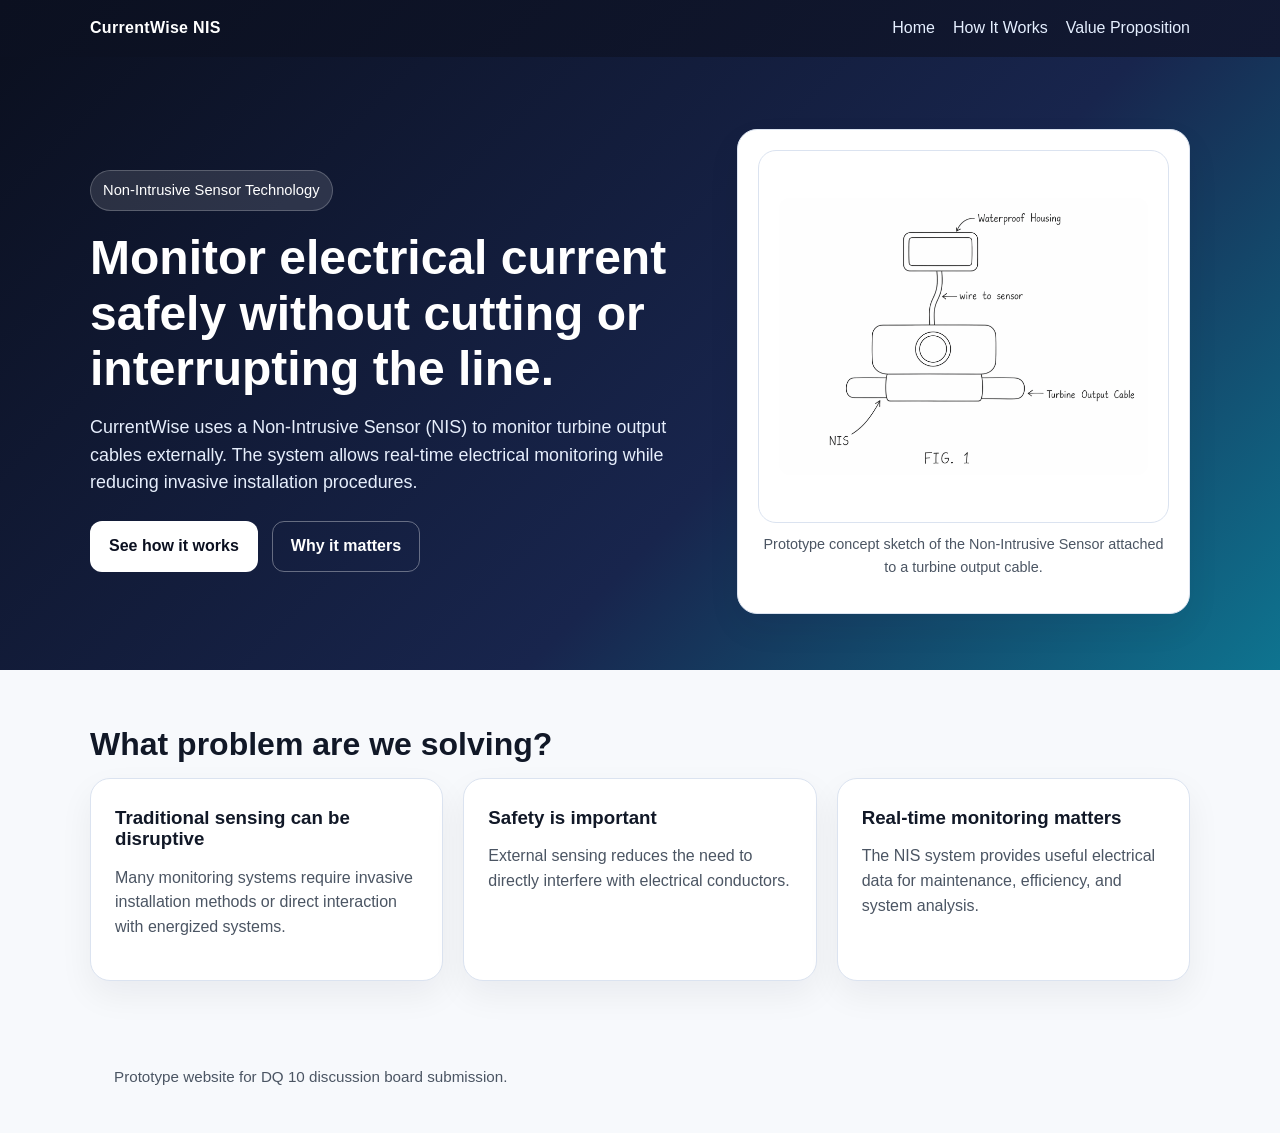
<file: index.html>
<!DOCTYPE html>
<html lang="en">
<head>
  <meta charset="UTF-8">
  <meta name="viewport" content="width=device-width, initial-scale=1.0">
  <title>CurrentWise NIS | Safer Electrical Monitoring</title>
  <link rel="stylesheet" href="styles.css">
</head>

<body>

<header class="topbar">
  <div class="nav">
    <div class="brand">CurrentWise NIS</div>

    <nav class="navlinks">
      <a href="index.html">Home</a>
      <a href="technology.html">How It Works</a>
      <a href="value.html">Value Proposition</a>
    </nav>
  </div>
</header>

<section class="hero">

  <div class="wrap hero-grid">

    <div>

      <span class="kicker">
        Non-Intrusive Sensor Technology
      </span>

      <h1>
        Monitor electrical current safely without cutting or interrupting the line.
      </h1>

      <p class="lead">
        CurrentWise uses a Non-Intrusive Sensor (NIS) to monitor turbine output cables externally.
        The system allows real-time electrical monitoring while reducing invasive installation procedures.
      </p>

      <div class="cta-row">
        <a class="btn btn-primary" href="technology.html">
          See how it works
        </a>

        <a class="btn btn-secondary" href="value.html">
          Why it matters
        </a>
      </div>

    </div>

    <div class="card hero-card">

      <div class="diagram" style="background:white; padding:20px;">

        <img
          src="fig1.png"
          alt="Prototype concept sketch"
          style="width:100%; height:auto; border-radius:12px;"
        >

      </div>

      <p style="font-size:0.9rem; color:#4b5563; margin-top:10px; text-align:center;">
        Prototype concept sketch of the Non-Intrusive Sensor attached to a turbine output cable.
      </p>

    </div>

  </div>

</section>

<section class="section">

  <div class="wrap">

    <h2>
      What problem are we solving?
    </h2>

    <div class="grid-3">

      <div class="card feature">
        <h3>Traditional sensing can be disruptive</h3>

        <p class="muted">
          Many monitoring systems require invasive installation methods or direct interaction with energized systems.
        </p>
      </div>

      <div class="card feature">
        <h3>Safety is important</h3>

        <p class="muted">
          External sensing reduces the need to directly interfere with electrical conductors.
        </p>
      </div>

      <div class="card feature">
        <h3>Real-time monitoring matters</h3>

        <p class="muted">
          The NIS system provides useful electrical data for maintenance, efficiency, and system analysis.
        </p>
      </div>

    </div>

  </div>

</section>

<footer class="footer wrap">
  Prototype website for DQ 10 discussion board submission.
</footer>

</body>
</html>
</file>
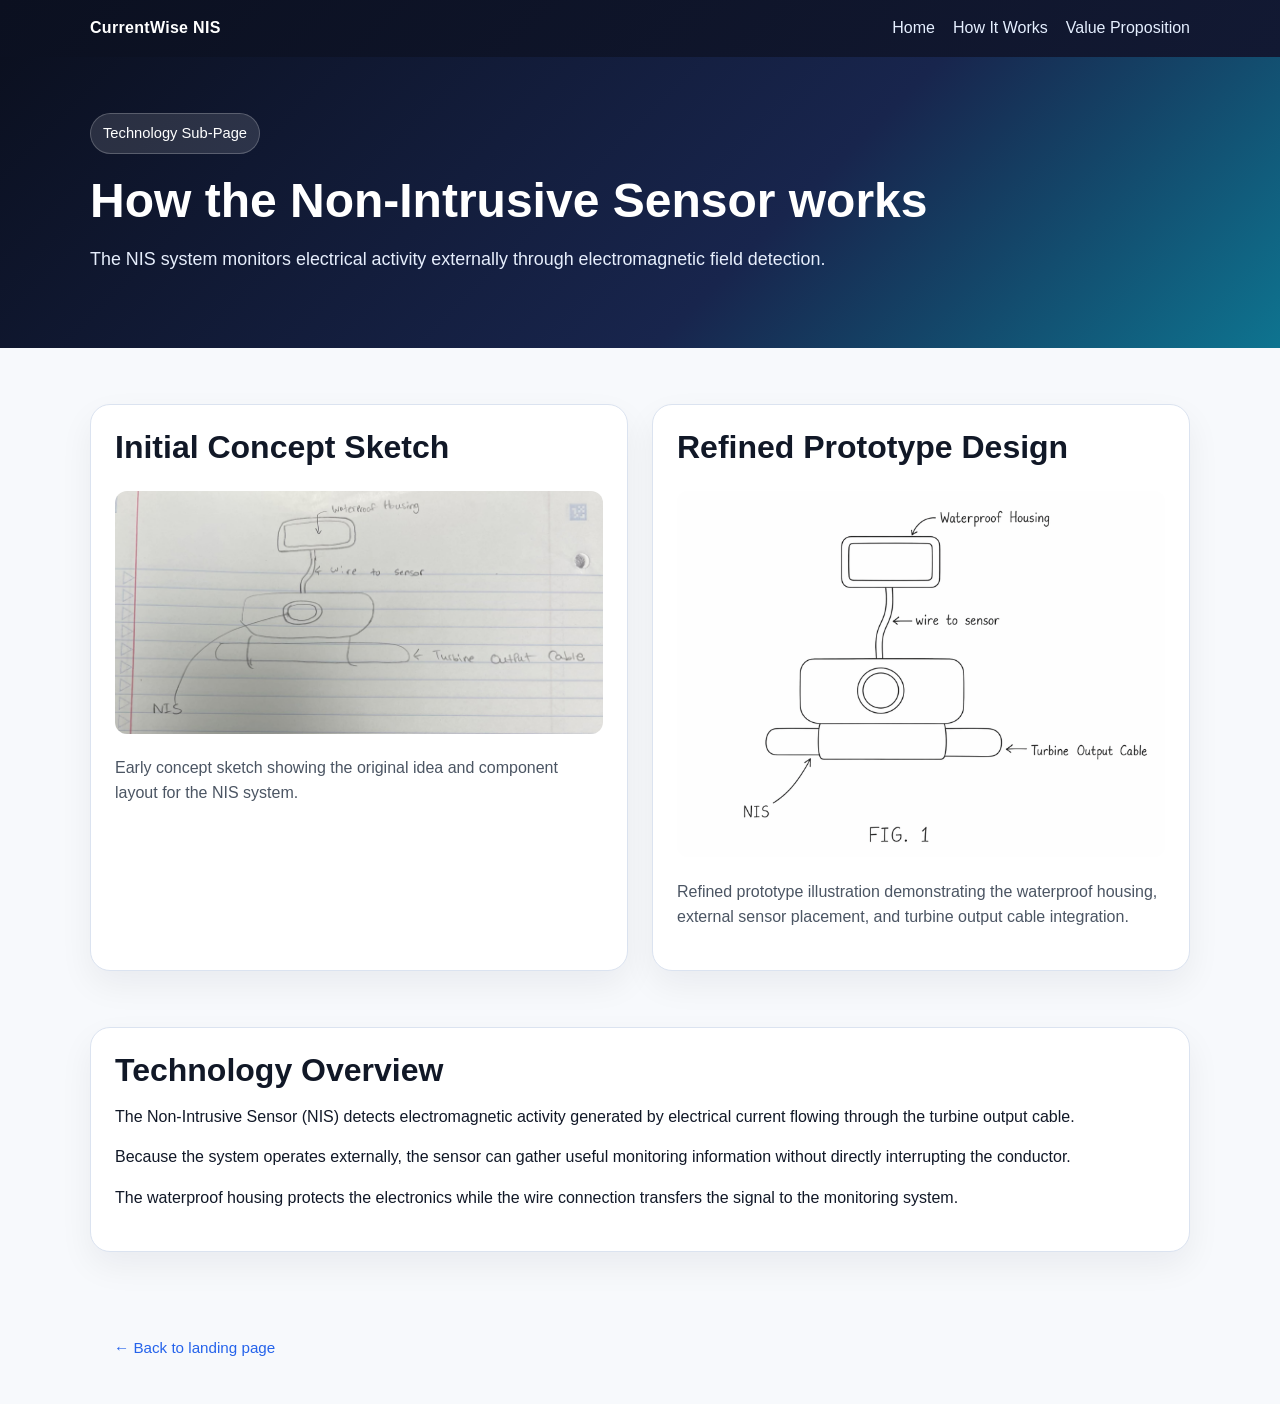
<file: technology.html>
<!DOCTYPE html>
<html lang="en">

<head>
  <meta charset="UTF-8">
  <meta name="viewport" content="width=device-width, initial-scale=1.0">
  <title>How It Works | CurrentWise NIS</title>

  <link rel="stylesheet" href="styles.css">
</head>

<body>

<header class="topbar">

  <div class="nav">

    <div class="brand">
      CurrentWise NIS
    </div>

    <nav class="navlinks">
      <a href="index.html">Home</a>
      <a href="technology.html">How It Works</a>
      <a href="value.html">Value Proposition</a>
    </nav>

  </div>

</header>

<section class="hero" style="padding:56px 24px;">

  <div class="wrap">

    <span class="kicker">
      Technology Sub-Page
    </span>

    <h1>
      How the Non-Intrusive Sensor works
    </h1>

    <p class="lead">
      The NIS system monitors electrical activity externally through electromagnetic field detection.
    </p>

  </div>

</section>

<section class="section">

  <div class="wrap grid-2">

    <div class="card feature">

      <h2>
        Initial Concept Sketch
      </h2>

      <img
        src="handdrawn.png"
        alt="Initial hand drawn sketch"
        style="width:100%; border-radius:12px; margin-top:10px;"
      >

      <p class="muted" style="margin-top:15px;">
        Early concept sketch showing the original idea and component layout for the NIS system.
      </p>

    </div>

    <div class="card feature">

      <h2>
        Refined Prototype Design
      </h2>

      <img
        src="fig1.png"
        alt="Refined prototype design"
        style="width:100%; border-radius:12px; margin-top:10px;"
      >

      <p class="muted" style="margin-top:15px;">
        Refined prototype illustration demonstrating the waterproof housing, external sensor placement, and turbine output cable integration.
      </p>

    </div>

  </div>

</section>

<section class="section" style="padding-top:0;">

  <div class="wrap card feature">

    <h2>
      Technology Overview
    </h2>

    <p>
      The Non-Intrusive Sensor (NIS) detects electromagnetic activity generated by electrical current flowing through the turbine output cable.
    </p>

    <p>
      Because the system operates externally, the sensor can gather useful monitoring information without directly interrupting the conductor.
    </p>

    <p>
      The waterproof housing protects the electronics while the wire connection transfers the signal to the monitoring system.
    </p>

  </div>

</section>

<footer class="footer wrap">
  <a href="index.html">← Back to landing page</a>
</footer>

</body>
</html>
</file>
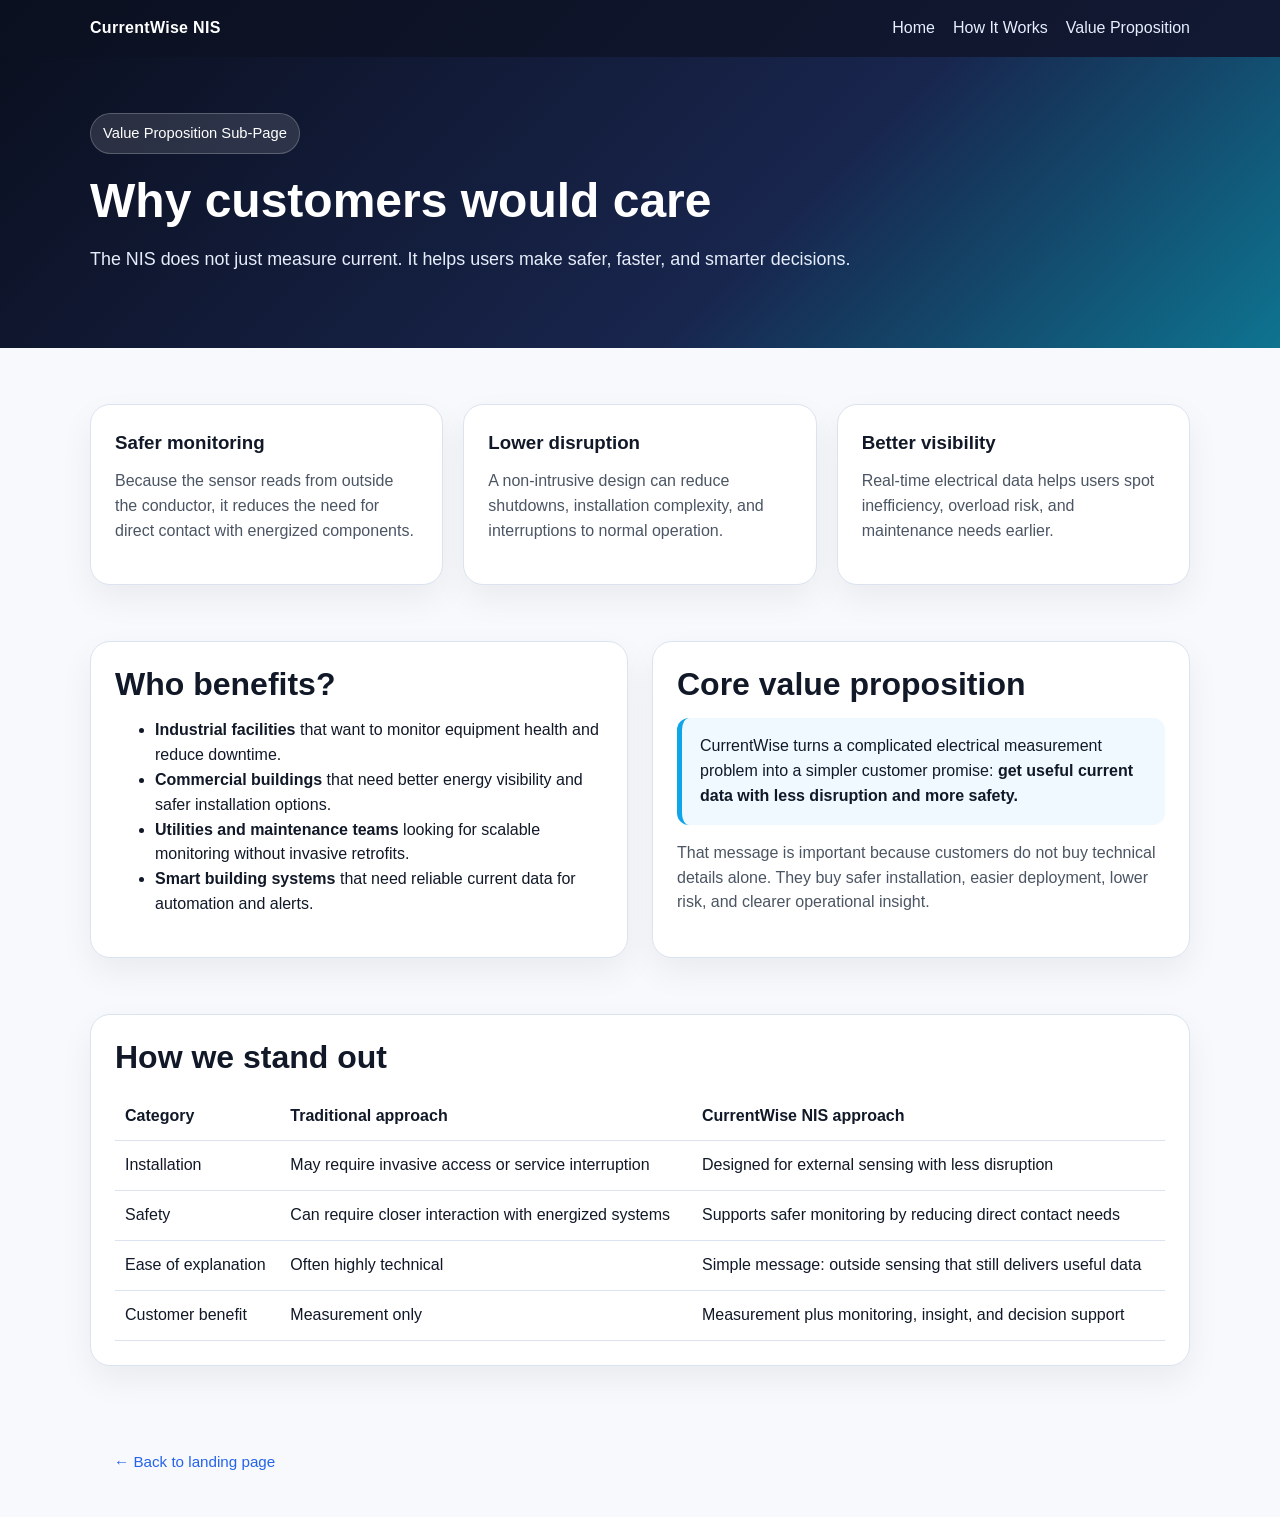
<file: value.html>
<!DOCTYPE html>
<html lang="en">
<head>
  <meta charset="UTF-8">
  <meta name="viewport" content="width=device-width, initial-scale=1.0">
  <title>Value Proposition | CurrentWise NIS</title>
  <link rel="stylesheet" href="styles.css">
</head>
<body>
  <header class="topbar">
    <div class="nav">
      <div class="brand">CurrentWise NIS</div>
      <nav class="navlinks">
        <a href="index.html">Home</a>
        <a href="technology.html">How It Works</a>
        <a href="value.html">Value Proposition</a>
      </nav>
    </div>
  </header>

  <section class="hero" style="padding:56px 24px;">
    <div class="wrap">
      <span class="kicker">Value Proposition Sub-Page</span>
      <h1>Why customers would care</h1>
      <p class="lead">The NIS does not just measure current. It helps users make safer, faster, and smarter decisions.</p>
    </div>
  </section>

  <section class="section">
    <div class="wrap grid-3">
      <div class="card feature">
        <h3>Safer monitoring</h3>
        <p class="muted">Because the sensor reads from outside the conductor, it reduces the need for direct contact with energized components.</p>
      </div>
      <div class="card feature">
        <h3>Lower disruption</h3>
        <p class="muted">A non-intrusive design can reduce shutdowns, installation complexity, and interruptions to normal operation.</p>
      </div>
      <div class="card feature">
        <h3>Better visibility</h3>
        <p class="muted">Real-time electrical data helps users spot inefficiency, overload risk, and maintenance needs earlier.</p>
      </div>
    </div>
  </section>

  <section class="section" style="padding-top:0">
    <div class="wrap grid-2">
      <div class="card feature">
        <h2>Who benefits?</h2>
        <ul>
          <li><strong>Industrial facilities</strong> that want to monitor equipment health and reduce downtime.</li>
          <li><strong>Commercial buildings</strong> that need better energy visibility and safer installation options.</li>
          <li><strong>Utilities and maintenance teams</strong> looking for scalable monitoring without invasive retrofits.</li>
          <li><strong>Smart building systems</strong> that need reliable current data for automation and alerts.</li>
        </ul>
      </div>
      <div class="card feature">
        <h2>Core value proposition</h2>
        <div class="callout">
          CurrentWise turns a complicated electrical measurement problem into a simpler customer promise:
          <strong>get useful current data with less disruption and more safety.</strong>
        </div>
        <p class="muted" style="margin-top:16px;">
          That message is important because customers do not buy technical details alone. They buy safer installation, easier deployment, lower risk, and clearer operational insight.
        </p>
      </div>
    </div>
  </section>

  <section class="section" style="padding-top:0">
    <div class="wrap card feature">
      <h2>How we stand out</h2>
      <table class="table">
        <tr><th>Category</th><th>Traditional approach</th><th>CurrentWise NIS approach</th></tr>
        <tr><td>Installation</td><td>May require invasive access or service interruption</td><td>Designed for external sensing with less disruption</td></tr>
        <tr><td>Safety</td><td>Can require closer interaction with energized systems</td><td>Supports safer monitoring by reducing direct contact needs</td></tr>
        <tr><td>Ease of explanation</td><td>Often highly technical</td><td>Simple message: outside sensing that still delivers useful data</td></tr>
        <tr><td>Customer benefit</td><td>Measurement only</td><td>Measurement plus monitoring, insight, and decision support</td></tr>
      </table>
    </div>
  </section>

  <footer class="footer wrap">
    <a href="index.html">← Back to landing page</a>
  </footer>
</body>
</html>
</file>
<file: styles.css>
:root{
  --bg:#0b1020;
  --bg2:#121933;
  --card:#ffffff;
  --ink:#111827;
  --muted:#4b5563;
  --line:#dbe3f0;
  --accent:#2563eb;
  --accent2:#0ea5e9;
  --good:#0f766e;
}
*{box-sizing:border-box}
html{scroll-behavior:smooth}
body{
  margin:0;
  font-family:Arial, Helvetica, sans-serif;
  color:var(--ink);
  background:#f7f9fc;
  line-height:1.55;
}
a{color:var(--accent); text-decoration:none}
a:hover{text-decoration:underline}
.topbar{
  background:linear-gradient(135deg,var(--bg),var(--bg2));
  color:white;
  padding:16px 24px;
  position:sticky;
  top:0;
  z-index:5;
}
.nav{
  max-width:1100px;
  margin:0 auto;
  display:flex;
  justify-content:space-between;
  align-items:center;
  gap:20px;
}
.brand{font-weight:700; letter-spacing:.3px}
.navlinks{display:flex; gap:18px; flex-wrap:wrap}
.navlinks a{color:#e5efff}
.hero{
  background:linear-gradient(135deg,var(--bg),#18254d 60%, #0e7490);
  color:white;
  padding:72px 24px 56px;
}
.wrap{max-width:1100px; margin:0 auto}
.hero-grid{
  display:grid;
  grid-template-columns:1.15fr .85fr;
  gap:34px;
  align-items:center;
}
.kicker{
  display:inline-block;
  background:rgba(255,255,255,.12);
  border:1px solid rgba(255,255,255,.22);
  padding:8px 12px;
  border-radius:999px;
  font-size:.92rem;
  margin-bottom:16px;
}
h1,h2,h3{line-height:1.15}
h1{font-size:3rem; margin:.2rem 0 1rem}
h2{font-size:2rem; margin:0 0 1rem}
p.lead{font-size:1.12rem; color:#e6eefc}
.cta-row{display:flex; gap:14px; flex-wrap:wrap; margin-top:24px}
.btn{
  display:inline-block;
  padding:12px 18px;
  border-radius:12px;
  font-weight:700;
  border:1px solid transparent;
}
.btn-primary{background:white; color:var(--bg)}
.btn-secondary{background:transparent; color:white; border-color:rgba(255,255,255,.35)}
.card{
  background:var(--card);
  border:1px solid var(--line);
  border-radius:20px;
  box-shadow:0 14px 34px rgba(10,20,40,.06);
}
.hero-card{padding:20px}
.diagram{
  width:100%;
  aspect-ratio:1.1/1;
  background:linear-gradient(180deg,#eef5ff,#f8fbff);
  border-radius:18px;
  border:1px solid var(--line);
  display:flex;
  align-items:center;
  justify-content:center;
  padding:14px;
}
.section{padding:56px 24px}
.grid-3{
  display:grid;
  grid-template-columns:repeat(3,1fr);
  gap:20px;
}
.grid-2{
  display:grid;
  grid-template-columns:repeat(2,1fr);
  gap:24px;
}
.feature{padding:24px}
.feature h3{margin:.2rem 0 .5rem}
.muted{color:var(--muted)}
.steps{
  counter-reset:step;
  display:grid;
  gap:16px;
}
.step{
  background:white;
  border:1px solid var(--line);
  border-radius:18px;
  padding:18px 18px 18px 58px;
  position:relative;
}
.step:before{
  counter-increment:step;
  content:counter(step);
  position:absolute;
  left:16px;
  top:16px;
  width:30px;
  height:30px;
  border-radius:999px;
  background:#dbeafe;
  color:#1d4ed8;
  display:grid;
  place-items:center;
  font-weight:700;
}
.banner{
  background:linear-gradient(135deg,#e0f2fe,#eff6ff);
  border:1px solid #bfdbfe;
  padding:22px;
  border-radius:20px;
}
.footer{
  padding:28px 24px 44px;
  color:var(--muted);
  font-size:.95rem;
}
.badge{
  display:inline-block;
  padding:6px 10px;
  border-radius:999px;
  background:#ecfeff;
  color:#155e75;
  font-size:.88rem;
  margin:0 8px 8px 0;
  border:1px solid #bae6fd;
}
.table{
  width:100%;
  border-collapse:collapse;
  margin-top:10px;
}
.table th,.table td{
  text-align:left;
  border-bottom:1px solid var(--line);
  padding:12px 10px;
  vertical-align:top;
}
.callout{
  border-left:5px solid var(--accent2);
  background:#f0f9ff;
  padding:16px 18px;
  border-radius:12px;
}
.small{font-size:.95rem}
@media (max-width:900px){
  .hero-grid,.grid-3,.grid-2{grid-template-columns:1fr}
  h1{font-size:2.35rem}
}
</file>
